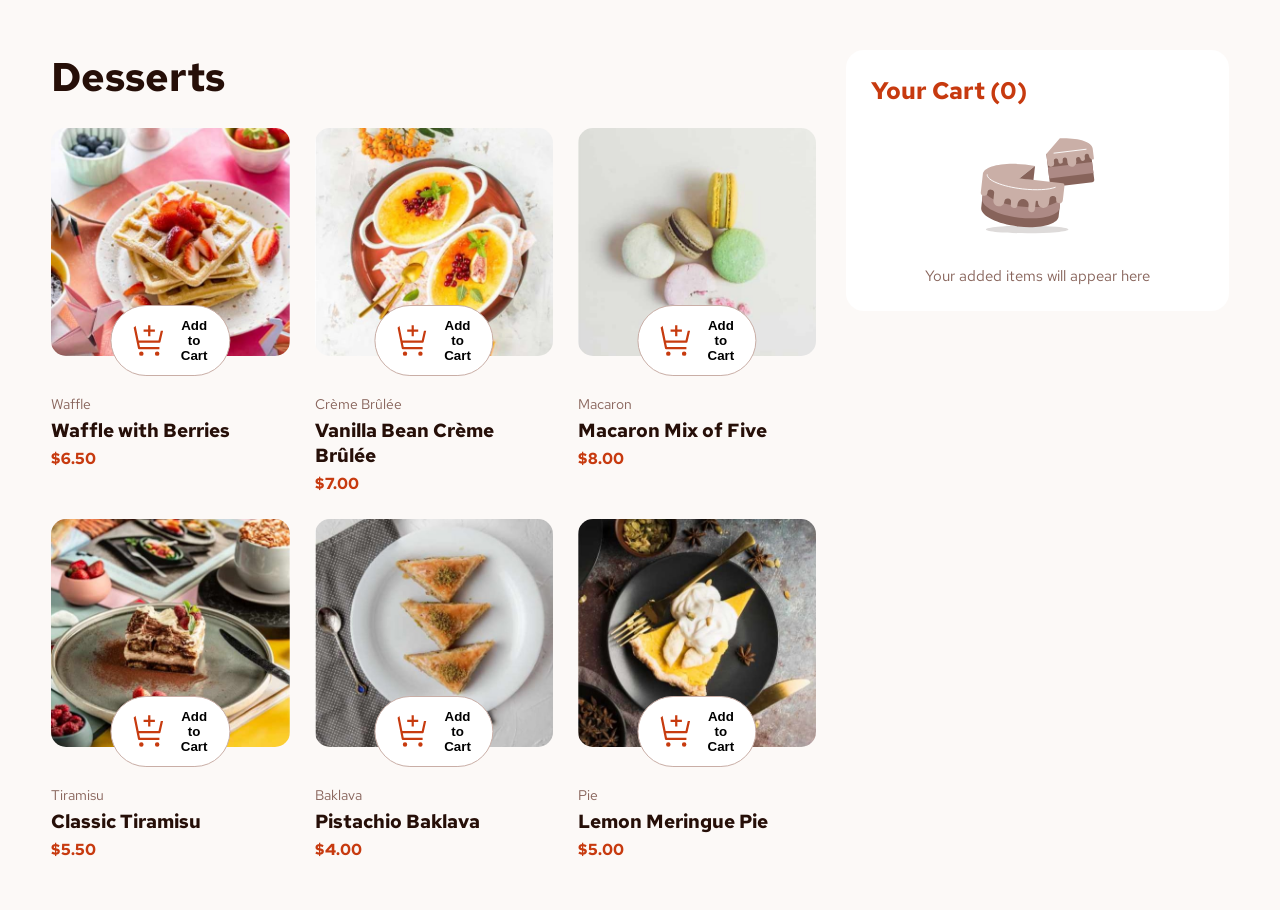
<file: index.html>
<!DOCTYPE html>
<html lang="en">
<head>
  <meta charset="UTF-8" />
  <meta name="viewport" content="width=device-width, initial-scale=1.0"/>
  <title>Dessert Cart</title>
  <link rel="stylesheet" href="style.css"/>
</head>
<body>

  <main class="container">

    <section class="products-section">
      <h1>Desserts</h1>

      <div class="products-grid" id="productsGrid"></div>
    </section>

    <aside class="cart-section">
      <h2>Your Cart (<span id="cartCount">0</span>)</h2>

      <div id="emptyCart" class="empty-cart">
        <img src="./assets/images/illustration-empty-cart.svg" alt="">
        <p>Your added items will appear here</p>
      </div>

      <div id="cartItems"></div>

      <div class="cart-total hidden" id="cartTotalContainer">
        <div class="total-row">
          <span>Order Total</span>
          <h3 id="cartTotal">$0.00</h3>
        </div>

        <div class="carbon-note">
          <img src="./assets/images/icon-carbon-neutral.svg" alt="">
          <p>This is a <strong>carbon-neutral</strong> delivery</p>
        </div>

        <button class="confirm-btn">Confirm Order</button>
      </div>
    </aside>

  </main>

  <script src="script.js"></script>
</body>
</html>
</file>
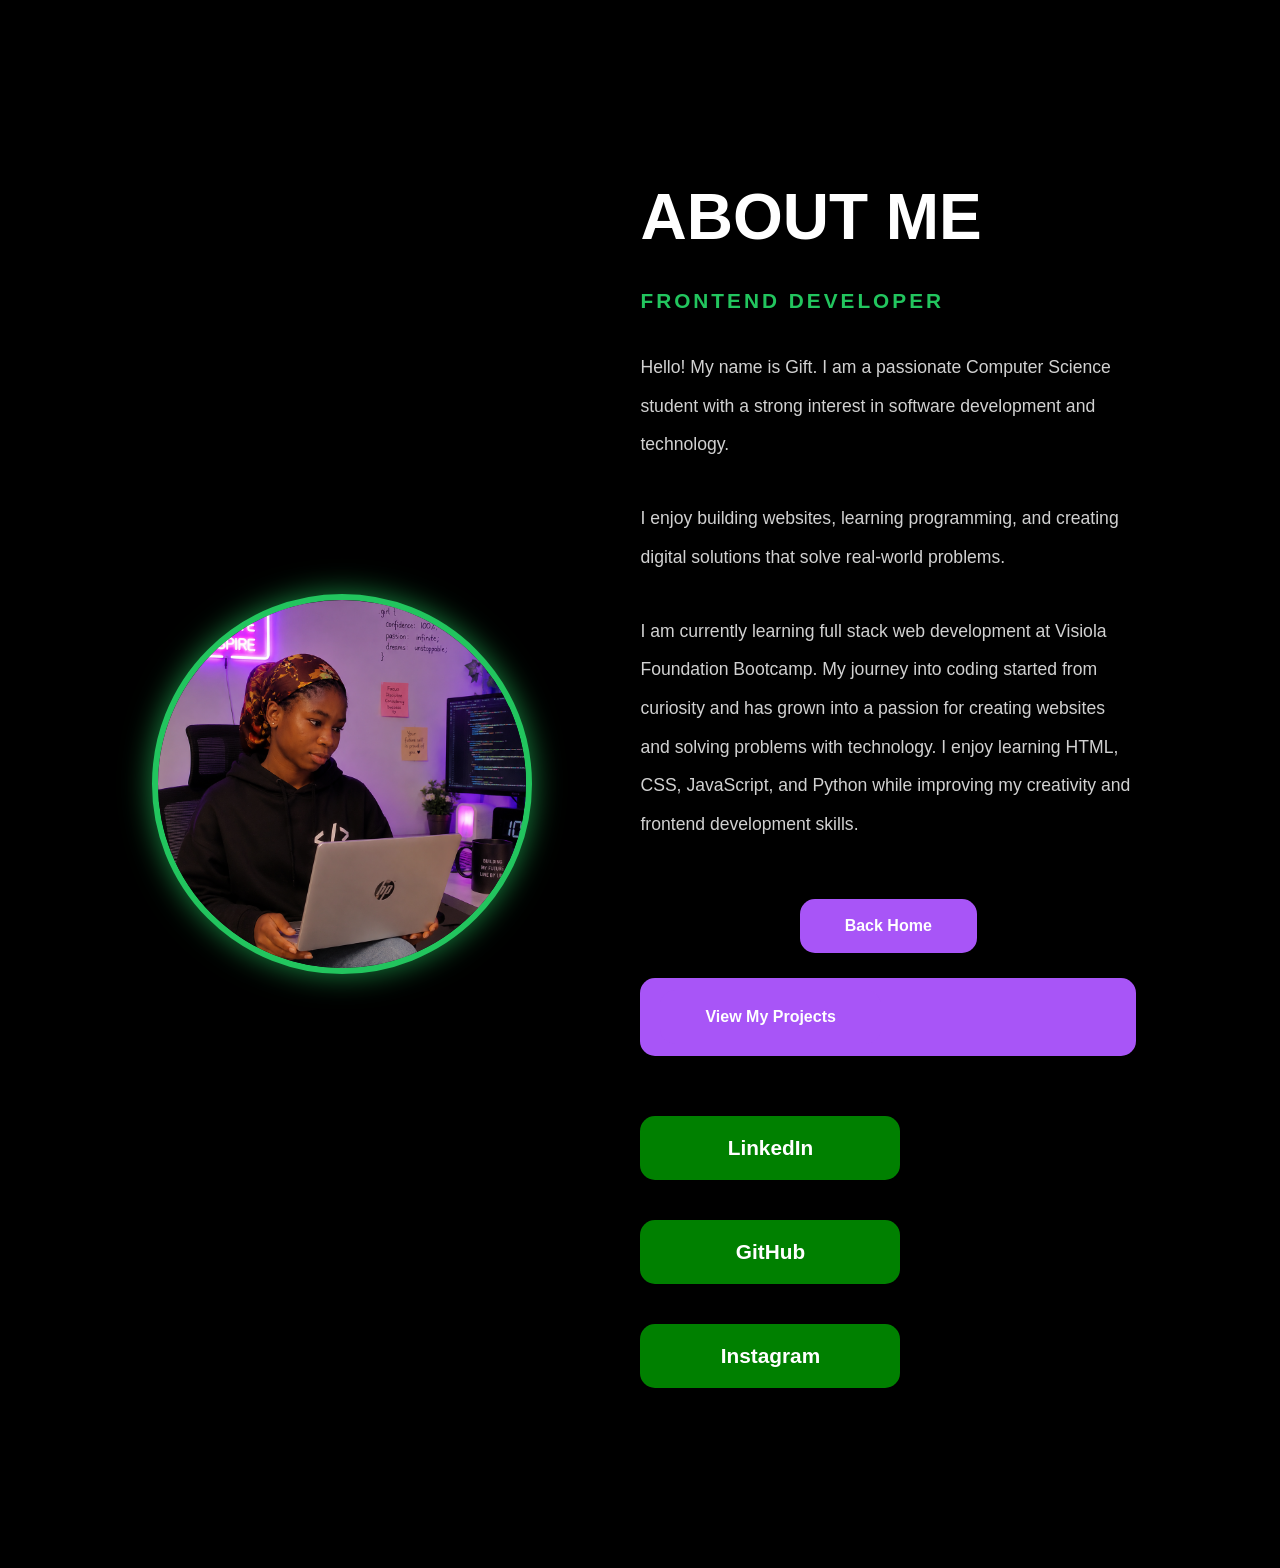
<file: Aboutme.html>
<!DOCTYPE html>
<html lang="en">

<head>
    <meta charset="UTF-8">
    <meta http-equiv="X-UA-Compatible" content="IE=edge">
    <meta name="viewport" content="width=device-width, initial-scale=1.0">

    <title>Gift Portfolio</title>

    <link rel="stylesheet" href="index.css">
</head>

<body class="about-page">

    <!-- ================= ABOUT SECTION ================= -->

    <section class="about">

        <!-- IMAGE SIDE -->

        <div class="about-image">

            <img src="ChatGPT Image May 18, 2026, 10_55_03 AM.png" alt="Gift">

        </div>

        <!-- CONTENT SIDE -->

        <div class="about-content">

            <!-- LEFT TEXT -->

            <div class="about-text">

                <h2>ABOUT ME</h2>

                <h4>FRONTEND DEVELOPER</h4>

                <p>
                    Hello! My name is Gift. I am a passionate
                    Computer Science student with a strong interest
                    in software development and technology.
                </p>

                <p>
                    I enjoy building websites, learning programming,
                    and creating digital solutions that solve
                    real-world problems.
                </p>

                <p>
                    I am currently learning full stack web development at Visiola Foundation
      Bootcamp. My journey into coding started from curiosity and has grown into
      a passion for creating websites and solving problems with technology.
      I enjoy learning HTML, CSS, JavaScript, and Python while improving my
      creativity and frontend development skills.
    </p>

                <!-- BUTTONS -->

                <div class="project-buttons">

                    <a href="index.html" class="home-btn">
                        Back Home
                    </a></div>
                <div class="project-btn">
                    <a href="index2.html" class="nav-btn">
                        View My Projects
                    </a>

                </div>

            </div>

            <!-- RIGHT SOCIALS -->

            <div class="about-socials">

                <a href="https://www.linkedin.com/in/giftted-umeh-90b3a9403/" class="social-btn">
                    LinkedIn
                </a> </div>

                <div><a href="https://github.com/imaginelossing-maker" class="social-btn ">
                    GitHub
                </a></div>

                <div><a href="#" class="social-btn">
                    Instagram
                </a></div>


            </div>

        </div>

    </section>

</body>

</html>
</file>
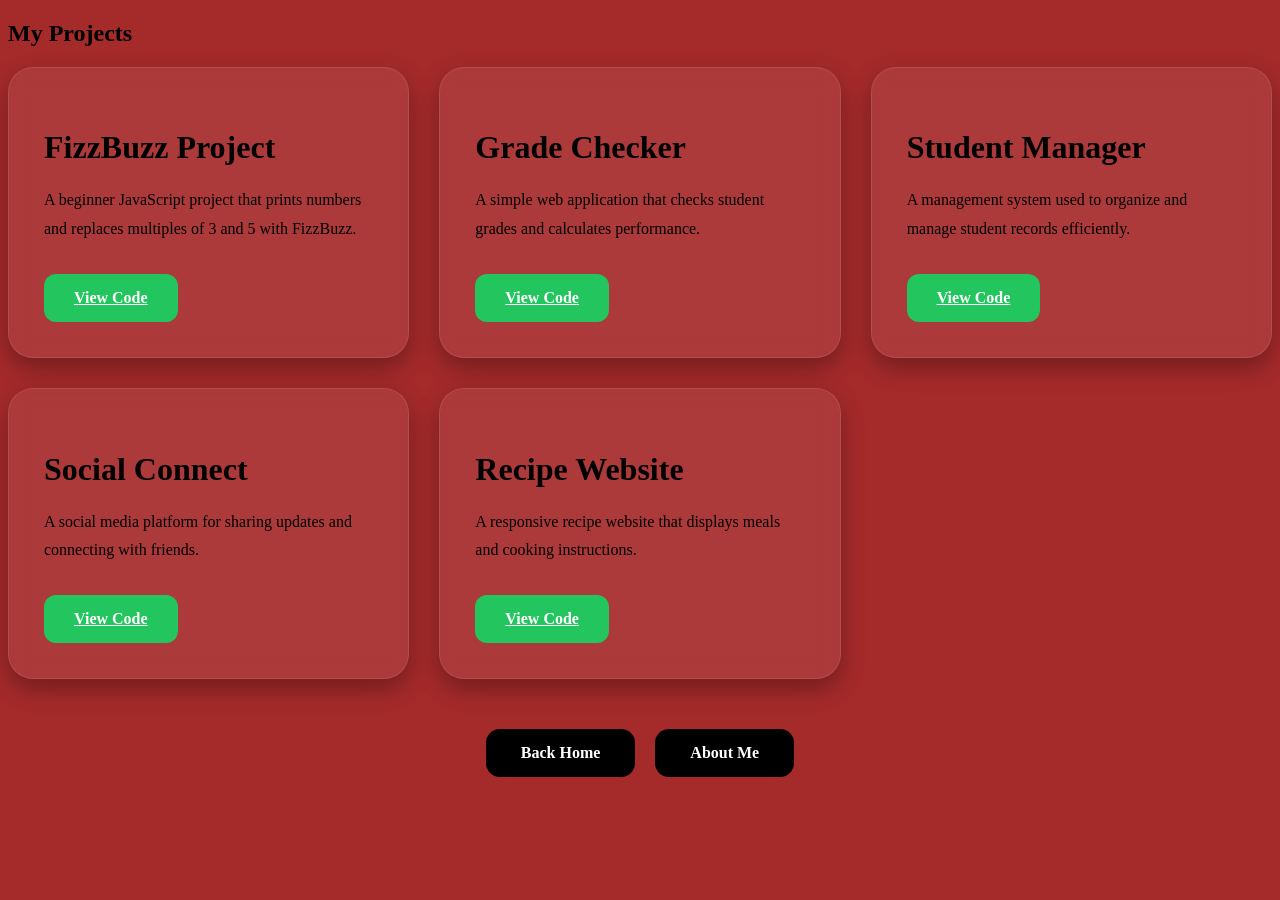
<file: index2.html>
<!DOCTYPE html>
<html>
<head>
  <meta charset='utf-8'>
  <meta http-equiv='X-UA-Compatible' content='IE=edge'>
  <title> my projects</title>
  <meta name='viewport' content='width=device-width, initial-scale=1'>
  <link rel='stylesheet' type='text/css' media='screen' href='index2.css'>
</head>
<body>

<section class="projects">

  <h1>My Projects</h1>

<div class="projects-container">

    <div class="project-card">
        <h2>FizzBuzz Project</h2>
        <p>
            A beginner JavaScript project that prints numbers
            and replaces multiples of 3 and 5 with FizzBuzz.
        </p>
        <a href="#">View Code</a>
    </div>

    <div class="project-card">
        <h2>Grade Checker</h2>
        <p>
            A simple web application that checks student grades
            and calculates performance.
        </p>
        <a href="#">View Code</a>
    </div>

    <div class="project-card">
        <h2>Student Manager</h2>
        <p>
            A management system used to organize and manage
            student records efficiently.
        </p>
        <a href="#">View Code</a>
    </div>

    <div class="project-card">
        <h2>Social Connect</h2>
        <p>
            A social media platform for sharing updates and
            connecting with friends.
        </p>
        <a href="#">View Code</a>
    </div>

    <div class="project-card">
        <h2>Recipe Website</h2>
        <p>
            A responsive recipe website that displays meals
            and cooking instructions.
        </p>
        <a href="#">View Code</a>
    </div>

</div>

<div class="bottom-links">
    <a href="index.html" class="bottom-btn">Back Home</a>
    <a href="Aboutme.html" class="bottom-btn">About Me</a>
</div>

</section>
</body>
</html>
</file>
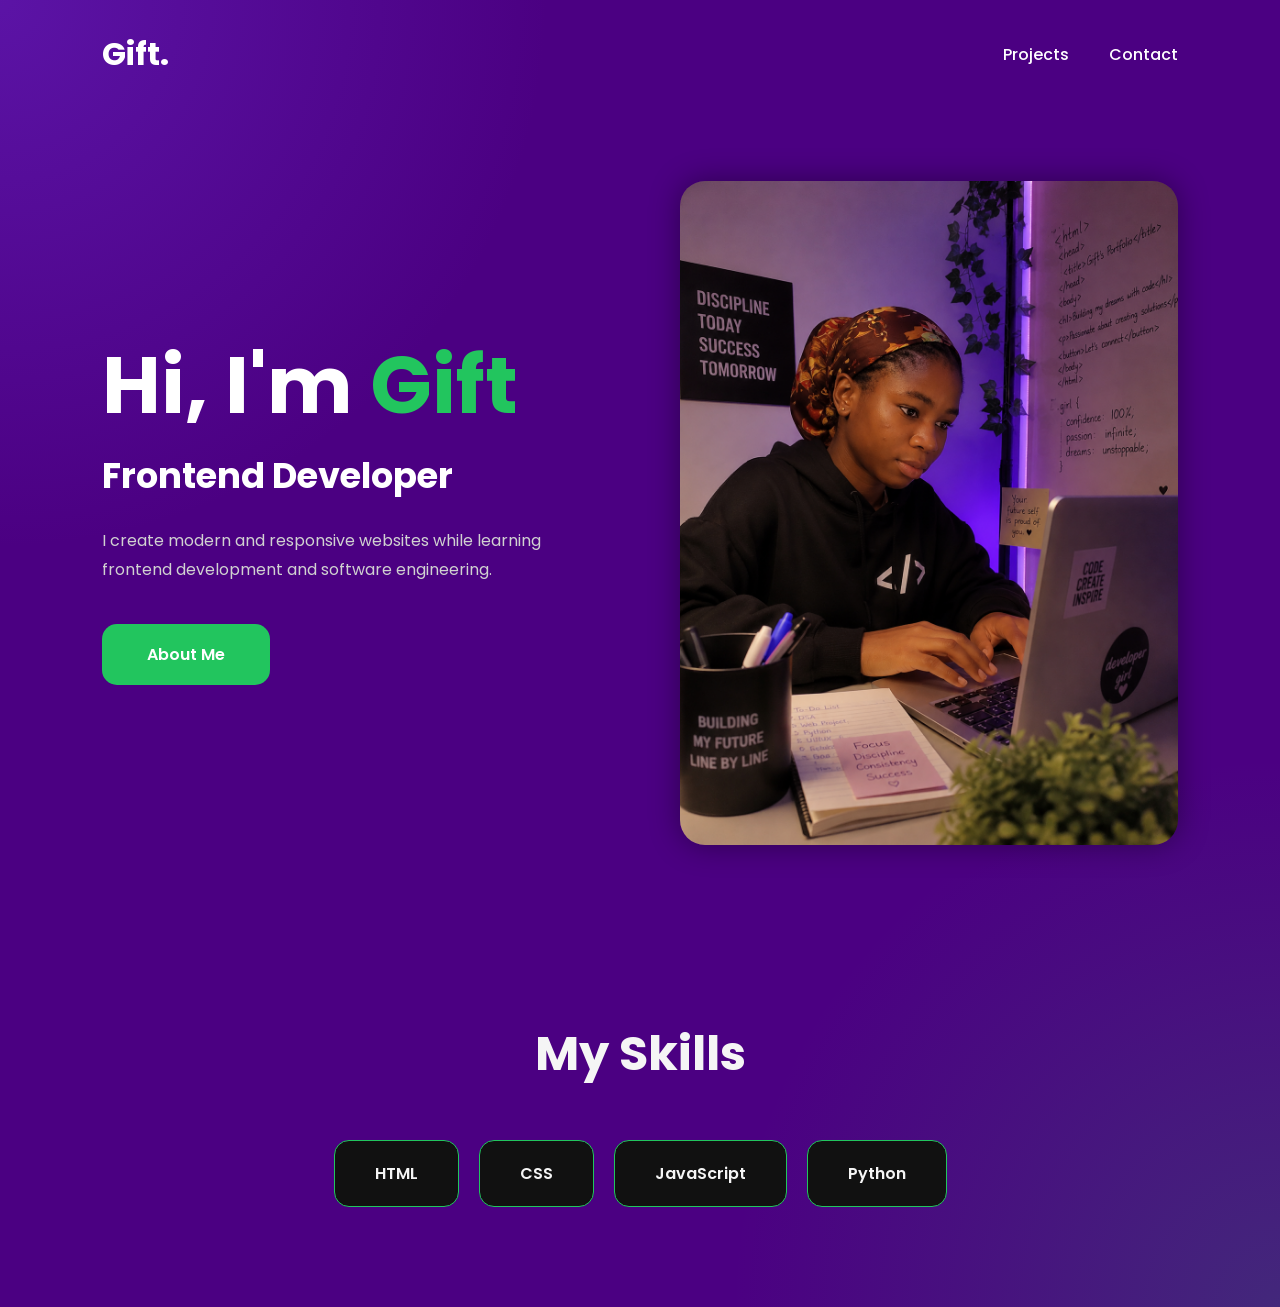
<file: potforlio.html>
<!DOCTYPE html>
<html lang="en">

<head>
  <meta charset="UTF-8">
  <meta name="viewport" content="width=device-width, initial-scale=1.0">

  <title>Gift | Portfolio</title>

  <!-- CSS -->
  <link rel="stylesheet" href="potforlio.css">

  <!-- Google Font -->
  <link href="https://fonts.googleapis.com/css2?family=Poppins:wght@300;400;500;600;700&display=swap" rel="stylesheet">
</head>

<body class="home">

  <!-- HEADER -->
  <header>

    <h2 class="logo">Gift.</h2>

    <nav>
      <a href="project.html">Projects</a>
      <a href="#">Contact</a>

    </nav>

  </header>

  <!-- HERO SECTION -->
  <section class="hero">

    <!-- LEFT SIDE -->
    <div class="hero-text">

      <h1>
        Hi, I'm <span>Gift</span>
      </h1>

      <h2>
        Frontend Developer
      </h2>

      <p>
        I create modern and responsive websites
        while learning frontend development
        and software engineering.
      </p>

      <!-- BUTTON -->
      <div class="hero-buttons">

        <a href="Aboutme.html" class="project-btn">
          About Me
        </a>

      </div>

    
      </div>

    </div>

    <!-- RIGHT SIDE -->
    <div class="hero-image">

      <img src="ChatGPT Image May 18, 2026, 10_54_55 AM.png" alt="Gift">

    </div>

  </section>

  <!-- SKILLS SECTION -->
  <section class="skills">

    <h2>My Skills</h2>

    <div class="skill-boxes">

      <div class="skill">HTML</div>
      <div class="skill">CSS</div>
      <div class="skill">JavaScript</div>
      <div class="skill">Python</div>

    </div>

  </section>

</body>

</html>
</file>
<file: style.css>
@import url('https://fonts.googleapis.com/css2?family=Red+Hat+Text:wght@400;600;700&display=swap');

*{
  margin:0;
  padding:0;
  box-sizing:border-box;
}

body{
  font-family:'Red Hat Text', sans-serif;
  background:hsl(20, 50%, 98%);
  color:hsl(14, 65%, 9%);
}

.container{
  width:min(1200px, 92%);
  margin:50px auto;
  display:grid;
  grid-template-columns:2fr 1fr;
  gap:30px;
}

.products-section h1{
  font-size:2.5rem;
  margin-bottom:25px;
}

.products-grid{
  display:grid;
  grid-template-columns:repeat(auto-fit,minmax(220px,1fr));
  gap:25px;
}

.product-card{
  display:flex;
  flex-direction:column;
}

.product-image{
  position:relative;
}

.product-image img{
  width:100%;
  border-radius:15px;
  display:block;
}

.product-card.active .product-image img{
  border:3px solid hsl(14, 86%, 42%);
}

.add-btn{
  position:absolute;
  left:50%;
  transform:translateX(-50%);
  bottom:-20px;
  background:white;
  border:1px solid hsl(14, 25%, 72%);
  border-radius:999px;
  padding:12px 18px;
  display:flex;
  align-items:center;
  gap:10px;
  font-weight:700;
  cursor:pointer;
  transition:0.3s ease;
}

.add-btn:hover{
  color:hsl(14, 86%, 42%);
  border-color:hsl(14, 86%, 42%);
}

.quantity-box{
  position:absolute;
  left:50%;
  transform:translateX(-50%);
  bottom:-20px;
  background:hsl(14, 86%, 42%);
  border-radius:999px;
  width:170px;
  padding:10px 15px;
  display:flex;
  align-items:center;
  justify-content:space-between;
  color:white;
}

.quantity-btn{
  width:28px;
  height:28px;
  border:1px solid white;
  border-radius:50%;
  display:flex;
  align-items:center;
  justify-content:center;
  cursor:pointer;
}

.product-info{
  margin-top:38px;
}

.category{
  color:hsl(12, 20%, 44%);
  font-size:0.9rem;
}

.name{
  font-weight:700;
  margin:5px 0;
}

.price{
  color:hsl(14, 86%, 42%);
  font-weight:700;
}

.cart-section{
  background:white;
  border-radius:18px;
  padding:25px;
  height:fit-content;
}

.cart-section h2{
  color:hsl(14, 86%, 42%);
  margin-bottom:20px;
}

.empty-cart{
  text-align:center;
}

.empty-cart img{
  width:120px;
  margin-bottom:15px;
}

.empty-cart p{
  color:hsl(12, 20%, 44%);
  font-size:0.95rem;
}

.cart-item{
  padding:15px 0;
  border-bottom:1px solid hsl(13, 31%, 94%);
  display:flex;
  justify-content:space-between;
  align-items:center;
}

.cart-item h4{
  font-size:0.95rem;
  margin-bottom:8px;
}

.cart-meta{
  display:flex;
  gap:10px;
  align-items:center;
  font-size:0.9rem;
}

.qty{
  color:hsl(14, 86%, 42%);
  font-weight:700;
}

.single-price{
  color:hsl(7, 20%, 60%);
}

.total-price{
  color:hsl(12, 20%, 44%);
  font-weight:700;
}

.remove-btn{
  width:24px;
  height:24px;
  border:1px solid hsl(14, 25%, 72%);
  border-radius:50%;
  display:flex;
  align-items:center;
  justify-content:center;
  cursor:pointer;
}

.total-row{
  display:flex;
  justify-content:space-between;
  align-items:center;
  margin:25px 0;
}

.carbon-note{
  background:hsl(20, 50%, 98%);
  border-radius:10px;
  padding:15px;
  display:flex;
  align-items:center;
  justify-content:center;
  gap:10px;
  margin-bottom:20px;
  font-size:0.9rem;
}

.confirm-btn{
  width:100%;
  border:none;
  padding:15px;
  border-radius:999px;
  background:hsl(14, 86%, 42%);
  color:white;
  font-size:1rem;
  font-weight:700;
  cursor:pointer;
}

.hidden{
  display:none;
}

@media(max-width:900px){

  .container{
    grid-template-columns:1fr;
  }

  .products-section h1{
    font-size:2rem;
  }
}

@media(max-width:500px){

  .container{
    width:90%;
    margin:30px auto;
  }

  .products-grid{
    grid-template-columns:1fr;
  }
}
</file>
<file: index.css>
*{
    margin:0;
    padding:0;
    box-sizing:border-box;
}

/* ================= BODY ================= */

body.home{
    font-family:'Poppins', sans-serif;

    background:
    radial-gradient(circle at top left, #7c3aed55, transparent 30%),
    radial-gradient(circle at bottom right, #22c55e33, transparent 30%),
    #4b0082;

    color:whitesmoke;

    overflow-x:hidden;
}

body.about-page{
    font-family:'Poppins', sans-serif;

    background-color:black;

    color:white;

    overflow-x:hidden;
}

/* ================= HEADER ================= */

header{
    width:100%;

    padding:30px 8%;

    display:flex;

    justify-content:space-between;

    align-items:center;
}

/* ================= LOGO ================= */

.logo{
    font-size:2rem;

    font-weight:700;

    color:white;
}

/* ================= NAVBAR ================= */

nav{
    display:flex;

    gap:40px;
}

nav a{
    text-decoration:none;

    color:white;

    font-size:1rem;

    font-weight:500;

    transition:0.3s;
}

nav a:hover{
    color:#22c55e;
}

/* ================= HERO SECTION ================= */

.hero{
    width:100%;

    min-height:90vh;

    display:flex;

    justify-content:center;

    align-items:center;

    gap:80px;

    padding:0 8%;
}

/* ================= HERO TEXT ================= */

.hero-text{
    width:50%;
}

.hero-text h1{
    font-size:5rem;

    line-height:1.1;

    font-weight:700;

    margin-bottom:20px;

    color:white;
}

.hero-text span{
    color:#22c55e;
}

.hero-text h2{
    font-size:2.2rem;

    color:white;

    margin-bottom:25px;
}

.hero-text p{
    max-width:500px;

    font-size:1rem;

    line-height:1.8;

    color:#d1d1d1;

    margin-bottom:40px;
}

.home-btn,
.nav-btn,
.social-btn{
    padding:18px 45px;

    border:none;

    border-radius:15px;

    color:white;

    font-size:1rem;

    font-weight:600;

    text-decoration:none;

    display:inline-block;

    transition:0.3s;

    text-align:center;
}
/* ================= BUTTONS ================= */

/* ================= PROJECT BUTTON ================= */

.project-buttons{
    display:flex;
    justify-content:center;
    margin-top:20px;
}

.project-btn{
    background:#a855f7;

    padding:12px 20px;

    border:none;

    border-radius:15px;

    color:white;

    font-size:1rem;

    font-weight:600;

    text-decoration:none;

    display:inline-block;

    transition:0.3s;
}

.project-btn:hover{
    background:#9333ea;

    transform:translateY(-3px);
}

/* ================= HOME & NAV BUTTONS ================= */

.home-btn,
.nav-btn{
    background:#a855f7;

    padding:18px 45px;
}

.home-btn:hover,
.nav-btn:hover{
    background:#9333ea;

    transform:translateY(-3px);
}

/* ================= HERO IMAGE ================= */

.hero-image{
    width:50%;

    display:flex;

    justify-content:center;
}

.hero-image img{
    width:600px;

    max-width:100%;

    border-radius:25px;

    box-shadow:0 0 30px rgba(0,0,0,0.4);
}

/* ================= ABOUT SECTION ================= */

.about{
    width:90%;

    margin:100px auto;

    background:#000;

    border-radius:25px;

    padding:80px;

    display:flex;

    align-items:center;

    justify-content:center;

    gap:100px;

    box-shadow:0 0 30px rgba(0,0,0,0.6);
}

/* ================= ABOUT IMAGE ================= */

.about-image{
    width:40%;

    display:flex;

    justify-content:center;

    align-items:center;
}

.about-image img{
    width:380px;

    height:380px;

    border-radius:50%;

    object-fit:cover;

    border:6px solid #22c55e;

    background:#000;

    box-shadow:0 0 30px rgba(34,197,94,0.7);

    transition:0.3s;
}

.about-image img:hover{
    transform:scale(1.03);
}

/* ================= ABOUT CONTENT ================= */

.about-content{
    width:50%;

    display:flex;

    flex-direction:column;

    gap:40px;
}

/* ================= ABOUT TEXT ================= */

.about-text{
    display:flex;

    flex-direction:column;

    gap:25px;
}

.about-content h2{
    font-size:4rem;

    color:white;

    margin-bottom:10px;
}

.about-content h4{
    color:#22c55e;

    font-size:1.3rem;

    letter-spacing:3px;

    margin-bottom:10px;
}

.about-content p{
    color:#d1d1d1;

    line-height:2.2;

    font-size:1.1rem;

    margin-bottom:10px;
}

/* ================= PROJECT BUTTONS ================= */

.project-buttons{
    display:flex;
    justify-content:center;
    margin-top:20px;
}

/* ================= SOCIAL BUTTONS ================= */

.about-socials{
    display:flex;

    flex-direction:column;

    gap:25px;

    margin-top:20px;
}

.social-btn{
    width:260px;

    padding:20px;

    background:green;

    font-size:1.3rem;

    font-weight:700;
}

.social-btn:hover{
    background:#16a34a;

    transform:translateY(-4px);
}

/* ================= SKILLS SECTION ================= */

.skills{
    padding:100px 8%;

    text-align:center;
}

.skills h2{
    font-size:3rem;

    margin-bottom:50px;
}

.skill-boxes{
    display:flex;

    justify-content:center;

    gap:20px;

    flex-wrap:wrap;
}

.skill{
    padding:20px 40px;

    background:#111;

    border:1px solid #22c55e;

    border-radius:15px;

    font-weight:600;

    transition:0.3s;
}

.skill:hover{
    background:#22c55e;

    transform:translateY(-5px);
}

/* ================= RESPONSIVE ================= */

@media(max-width:900px){

    header{
        flex-direction:column;

        gap:20px;
    }

    nav{
        flex-wrap:wrap;

        justify-content:center;
    }

    .hero{
        flex-direction:column;

        text-align:center;

        padding-top:50px;
    }

    .hero-text{
        width:100%;
    }

    .hero-image{
        width:100%;

        margin-top:50px;
    }

    .hero-text h1{
        font-size:3.5rem;
    }

    .hero-text p{
        margin:auto auto 40px;
    }

    .about{
        flex-direction:column;

        text-align:center;

        padding:50px 30px;
    }

    .about-image,
    .about-content{
        width:100%;
    }

    .about-image img{
        width:250px;

        height:250px;
    }

    .about-content h2{
        font-size:3rem;
    }

    .about-socials{
        align-items:center;
    }

    .project-buttons{
        justify-content:center;
    }
}
</file>
<file: index2.css>
/* ================= PROJECT PAGE ================= */
body{
    background-color: brown;
}
.projects-page{
    min-height:100vh;

    padding:80px 8%;

    background:
    radial-gradient(circle at top left, #7c3aed55, transparent 30%),
    radial-gradient(circle at bottom right, #22c55e33, transparent 30%),
    #0f172a;

    color:black;
    
}

/* TITLE */

.projects-title{
    text-align:center;

    font-size:4rem;

    margin-bottom:60px;
}

/* PROJECT GRID */

.projects-container{
    display:grid;

    grid-template-columns:repeat(auto-fit, minmax(300px, 1fr));

    gap:30px;
}

/* PROJECT CARD */

.project-card{
    background:rgba(255,255,255,0.08);

    border:1px solid rgba(255,255,255,0.1);

    border-radius:25px;

    padding:35px;

    backdrop-filter:blur(10px);

    transition:0.4s;

    box-shadow:0 10px 25px rgba(0,0,0,0.3);
}

/* HOVER */

.project-card:hover{
    transform:translateY(-10px);

    border-color:#22c55e;

    box-shadow:0 15px 35px rgba(34,197,94,0.3);
}

/* CARD TITLE */

.project-card h2{
    font-size:2rem;

    margin-bottom:20px;

    color:black;
}

/* CARD TEXT */

.project-card p{
    color:black;

    line-height:1.8;

    margin-bottom:30px;
}

/* BUTTON */

.project-card a{
    display:inline-block;

    padding:15px 30px;

    background:#22c55e;

    color:white;

    border-radius:12px;

    font-weight:600;

    /* transition:0.3s; */
}

.project-card a:hover{
    background:#16a34a;

    /* transform:scale(1.05); */
}

/* ================= BOTTOM BUTTONS ================= */

.bottom-links{
    display:flex;

    justify-content:center;

    align-items:center;

    gap:20px;

    margin-top:50px;
}

.bottom-btn{
    padding:15px 35px;

    background:black;

    color:white;

    text-decoration:none;

    border-radius:14px;

    font-weight:600;

    transition:0.3s;
}

.bottom-btn:hover{
    background:#16a34a;

    transform:translateY(-4px);
}



/* ================= RESPONSIVE PROJECT PAGE ================= */

@media(max-width:768px){

    .projects-page{
        padding:50px 5%;
    }

    .projects-title{
        font-size:2.5rem;

        margin-bottom:40px;
    }

    .projects-container{
        grid-template-columns:1fr;
    }

    .project-card{
        padding:25px;
    }

    .project-card h2{
        font-size:1.5rem;
    }

    .project-card p{
        font-size:0.95rem;

        line-height:1.7;
    }

    .project-card a{
        width:100%;

        text-align:center;
    }

    .bottom-links{
        flex-direction:column;

        gap:15px;
    }

    .bottom-btn{
        width:220px;

        text-align:center;
    }
}
</file>
<file: potforlio.css>
*{
    margin:0;
    padding:0;
    box-sizing:border-box;
}

/* ================= BODY ================= */

body.home{
    font-family:'Poppins', sans-serif;

    background:
    radial-gradient(circle at top left, #7c3aed55, transparent 30%),
    radial-gradient(circle at bottom right, #22c55e33, transparent 30%),
    #4b0082;

    color:whitesmoke;

    overflow-x:hidden;
}

body.about-page{
    font-family:'Poppins', sans-serif;

    background-color:black;

    color:white;

    overflow-x:hidden;
}

/* ================= HEADER ================= */

header{
    width:100%;

    padding:30px 8%;

    display:flex;

    justify-content:space-between;

    align-items:center;
}

/* ================= LOGO ================= */

.logo{
    font-size:2rem;

    font-weight:700;

    color:white;
}

/* ================= NAVBAR ================= */

nav{
    display:flex;

    gap:40px;
}

nav a{
    text-decoration:none;

    color:white;

    font-size:1rem;

    font-weight:500;

    transition:0.3s;
}

nav a:hover{
    color:#22c55e;
}

/* ================= HERO SECTION ================= */

.hero{
    width:100%;

    min-height:90vh;

    display:flex;

    justify-content:center;

    align-items:center;

    gap:80px;

    padding:0 8%;
}

/* ================= HERO TEXT ================= */

.hero-text{
    width:50%;
}

.hero-text h1{
    font-size:5rem;

    line-height:1.1;

    font-weight:700;

    margin-bottom:20px;

    color:white;
}

.hero-text span{
    color:#22c55e;
}

.hero-text h2{
    font-size:2.2rem;

    color:white;

    margin-bottom:25px;
}

.hero-text p{
    max-width:500px;

    font-size:1rem;

    line-height:1.8;

    color:#d1d1d1;

    margin-bottom:40px;
}

/* ================= BUTTONS ================= */

.project-btn,
.home-btn,
.nav-btn,
.social-btn{
    padding:18px 45px;

    border:none;

    border-radius:15px;

    background:#22c55e;

    color:white;

    font-size:1rem;

    font-weight:600;

    text-decoration:none;

    display:inline-block;

    transition:0.3s;

    text-align:center;
}

/* ================= BUTTON HOVER ================= */

.project-btn:hover,
.home-btn:hover,
.nav-btn:hover,
.social-btn:hover{
    background:#16a34a;

    transform:translateY(-3px);
}

/* ================= HERO IMAGE ================= */

.hero-image{
    width:50%;

    display:flex;

    justify-content:center;
}

.hero-image img{
    width:600px;

    max-width:100%;

    border-radius:25px;

    box-shadow:0 0 30px rgba(0,0,0,0.4);
}

/* ================= ABOUT SECTION ================= */

.about{
    width:85%;

    margin:100px auto;

    background:#000;

    border-radius:25px;

    padding:60px;

    display:flex;

    align-items:center;

    gap:60px;

    box-shadow:0 0 30px rgba(0,0,0,0.6);
}

/* ================= ABOUT IMAGE ================= */

.about-image{
    width:35%;
}

.about-image img{
    width:100%;

    border-radius:20px;

    object-fit:cover;

    background:#000;

    box-shadow:0 0 25px rgba(0,0,0,0.5);
}

/* ================= ABOUT CONTENT ================= */

.about-content{
    width:65%;
}

.about-content h2{
    font-size:3rem;

    color:white;

    margin-bottom:10px;
}

.about-content h4{
    color:#22c55e;

    font-size:1rem;

    letter-spacing:2px;

    margin-bottom:25px;
}

.about-content p{
    color:#d1d1d1;

    line-height:2;

    font-size:1rem;

    margin-bottom:35px;
}

/* ================= SOCIAL BUTTONS ================= */


/* ================= SOCIAL BUTTONS ================= */

.about-socials{
    display:flex;
    flex-direction:column;
    gap:20px;
    margin-top:30px;
}

/* BUTTON STYLE */

.social-btn{
    width:260px;

    padding:20px;

    background:#22c55e;

    color:white;

    text-decoration:none;

    font-size:1.3rem;

    font-weight:700;

    text-align:center;

    border-radius:18px 18px 0 0;

    display:inline-block;

    transition:0.3s;
}

/* HOVER EFFECT */

.social-btn:hover{
    background:#16a34a;

    transform:translateY(-4px);
}
/* ================= PROJECT BUTTONS ================= */

.project-buttons{
    display:flex;

    gap:20px;

    flex-wrap:wrap;

    margin-top:30px;
}

/* ================= SKILLS SECTION ================= */

.skills{
    padding:100px 8%;

    text-align:center;
}

.skills h2{
    font-size:3rem;

    margin-bottom:50px;
}

.skill-boxes{
    display:flex;

    justify-content:center;

    gap:20px;

    flex-wrap:wrap;
}

.skill{
    padding:20px 40px;

    background:#111;

    border:1px solid #22c55e;

    border-radius:15px;

    font-weight:600;

    transition:0.3s;
}

.skill:hover{
    background:#22c55e;

    transform:translateY(-5px);
}

/* ================= RESPONSIVE ================= */

@media(max-width:375px){

    header{
        flex-direction:column;

        gap:20px;
    }

    nav{
        flex-wrap:wrap;

        justify-content:center;
    }

    .hero{
        flex-direction:column;

        text-align:center;

        padding-top:50px;
    }

    .hero-text{
        width:100%;
    }

    .hero-image{
        width:100%;

        margin-top:50px;
    }

    .hero-text h1{
        font-size:3.5rem;
    }

    .hero-text p{
        margin:auto auto 40px;
    }

    .about{
        flex-direction:column;

        text-align:center;
    }

    .about-image,
    .about-content{
        width:100%;
    }

    .about-socials{
        align-items:center;
    }

    .project-buttons{
        justify-content:center;
    }
}
</file>
